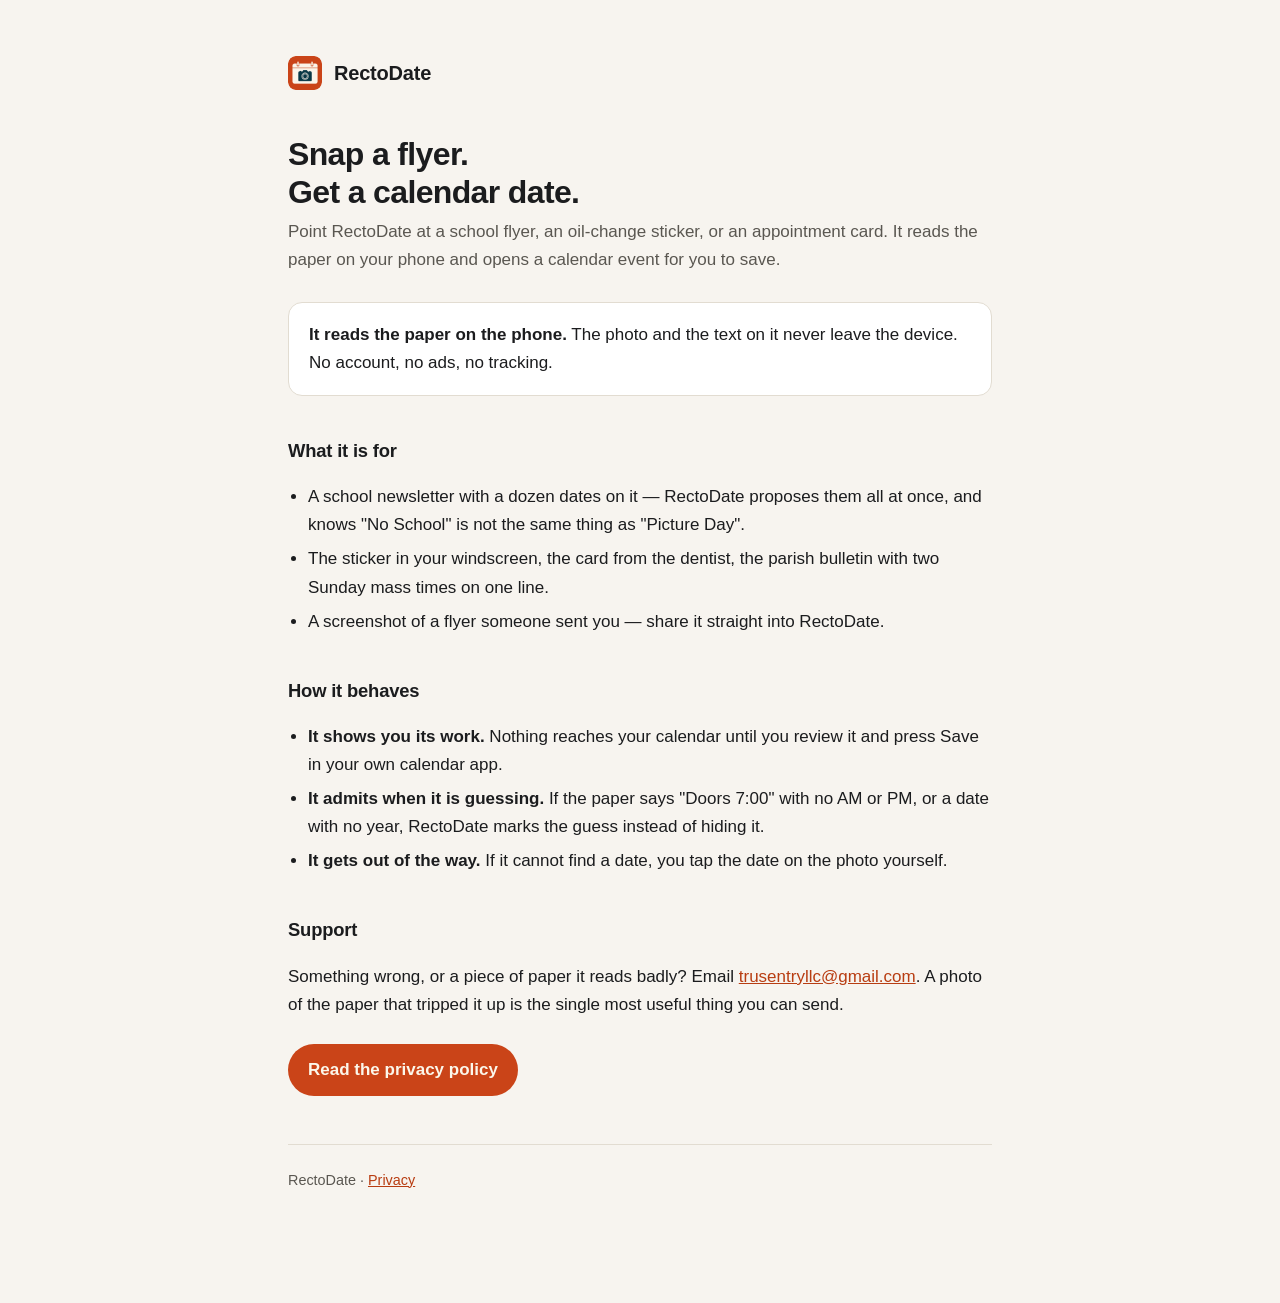
<file: index.html>
<!doctype html>
<html lang="en">
<head>
<meta charset="utf-8">
<meta name="viewport" content="width=device-width, initial-scale=1">
<title>RectoDate — paper to calendar</title>
<meta name="description" content="Snap a flyer. Get a calendar date. On-device, private, no account.">
<link rel="icon" href="favicon.png" type="image/png">
<link rel="stylesheet" href="style.css">
</head>
<body>
<div class="wrap">

<header>
  <a class="mark" href="./">
    <img src="icon.png" alt="" width="34" height="34">
    <b>RectoDate</b>
  </a>
</header>

<h1>Snap a flyer.<br>Get a calendar date.</h1>
<p class="sub">Point RectoDate at a school flyer, an oil-change sticker, or an appointment card.
It reads the paper on your phone and opens a calendar event for you to save.</p>

<div class="lede">
  <p><strong>It reads the paper on the phone.</strong> The photo and the text on it never leave the
  device. No account, no ads, no tracking.</p>
</div>

<h2>What it is for</h2>
<ul>
  <li>A school newsletter with a dozen dates on it — RectoDate proposes them all at once, and
      knows "No School" is not the same thing as "Picture Day".</li>
  <li>The sticker in your windscreen, the card from the dentist, the parish bulletin with two
      Sunday mass times on one line.</li>
  <li>A screenshot of a flyer someone sent you — share it straight into RectoDate.</li>
</ul>

<h2>How it behaves</h2>
<ul>
  <li><strong>It shows you its work.</strong> Nothing reaches your calendar until you review it and
      press Save in your own calendar app.</li>
  <li><strong>It admits when it is guessing.</strong> If the paper says "Doors 7:00" with no AM or
      PM, or a date with no year, RectoDate marks the guess instead of hiding it.</li>
  <li><strong>It gets out of the way.</strong> If it cannot find a date, you tap the date on the
      photo yourself.</li>
</ul>

<h2>Support</h2>
<p>Something wrong, or a piece of paper it reads badly? Email
<a href="mailto:trusentryllc@gmail.com">trusentryllc@gmail.com</a>. A photo of the paper that
tripped it up is the single most useful thing you can send.</p>

<p><a class="cta" href="privacy.html">Read the privacy policy</a></p>

<hr>
<footer>
  <p>RectoDate · <a href="privacy.html">Privacy</a></p>
</footer>

</div>
</body>
</html>
</file>
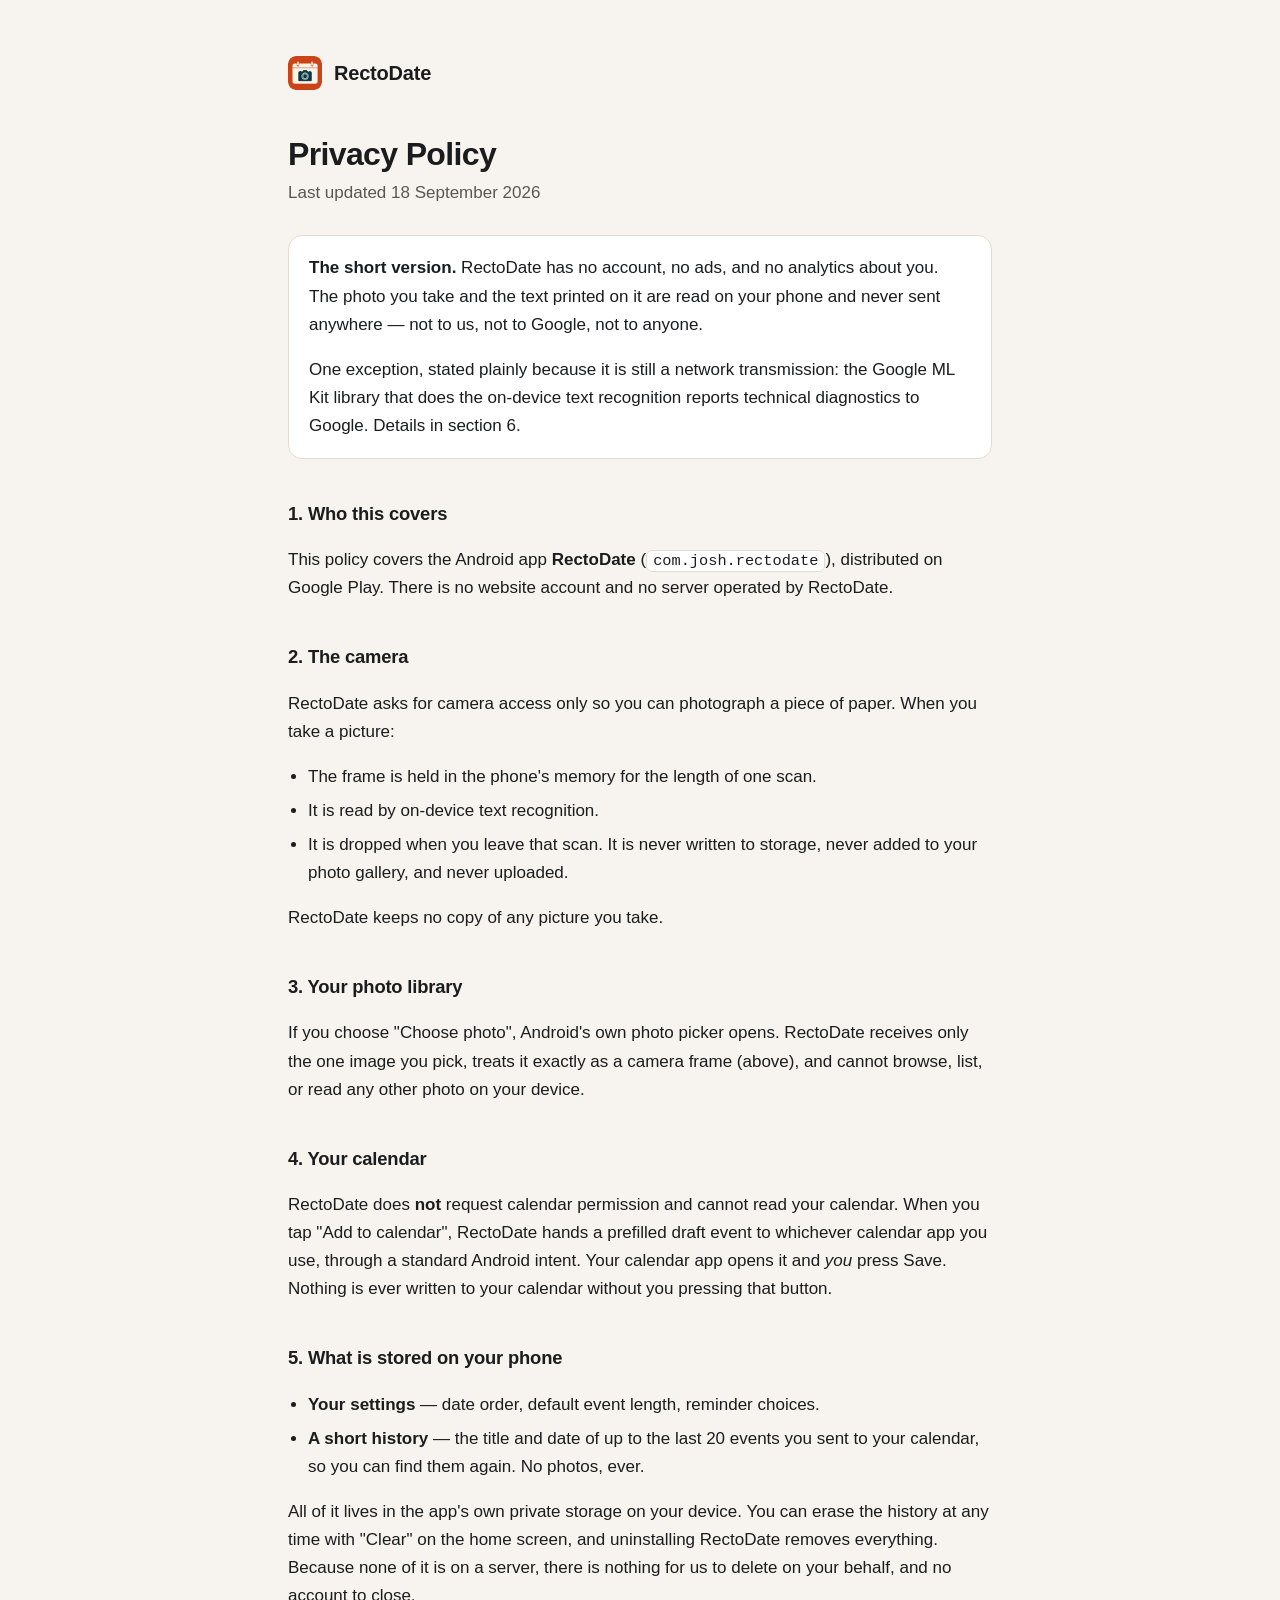
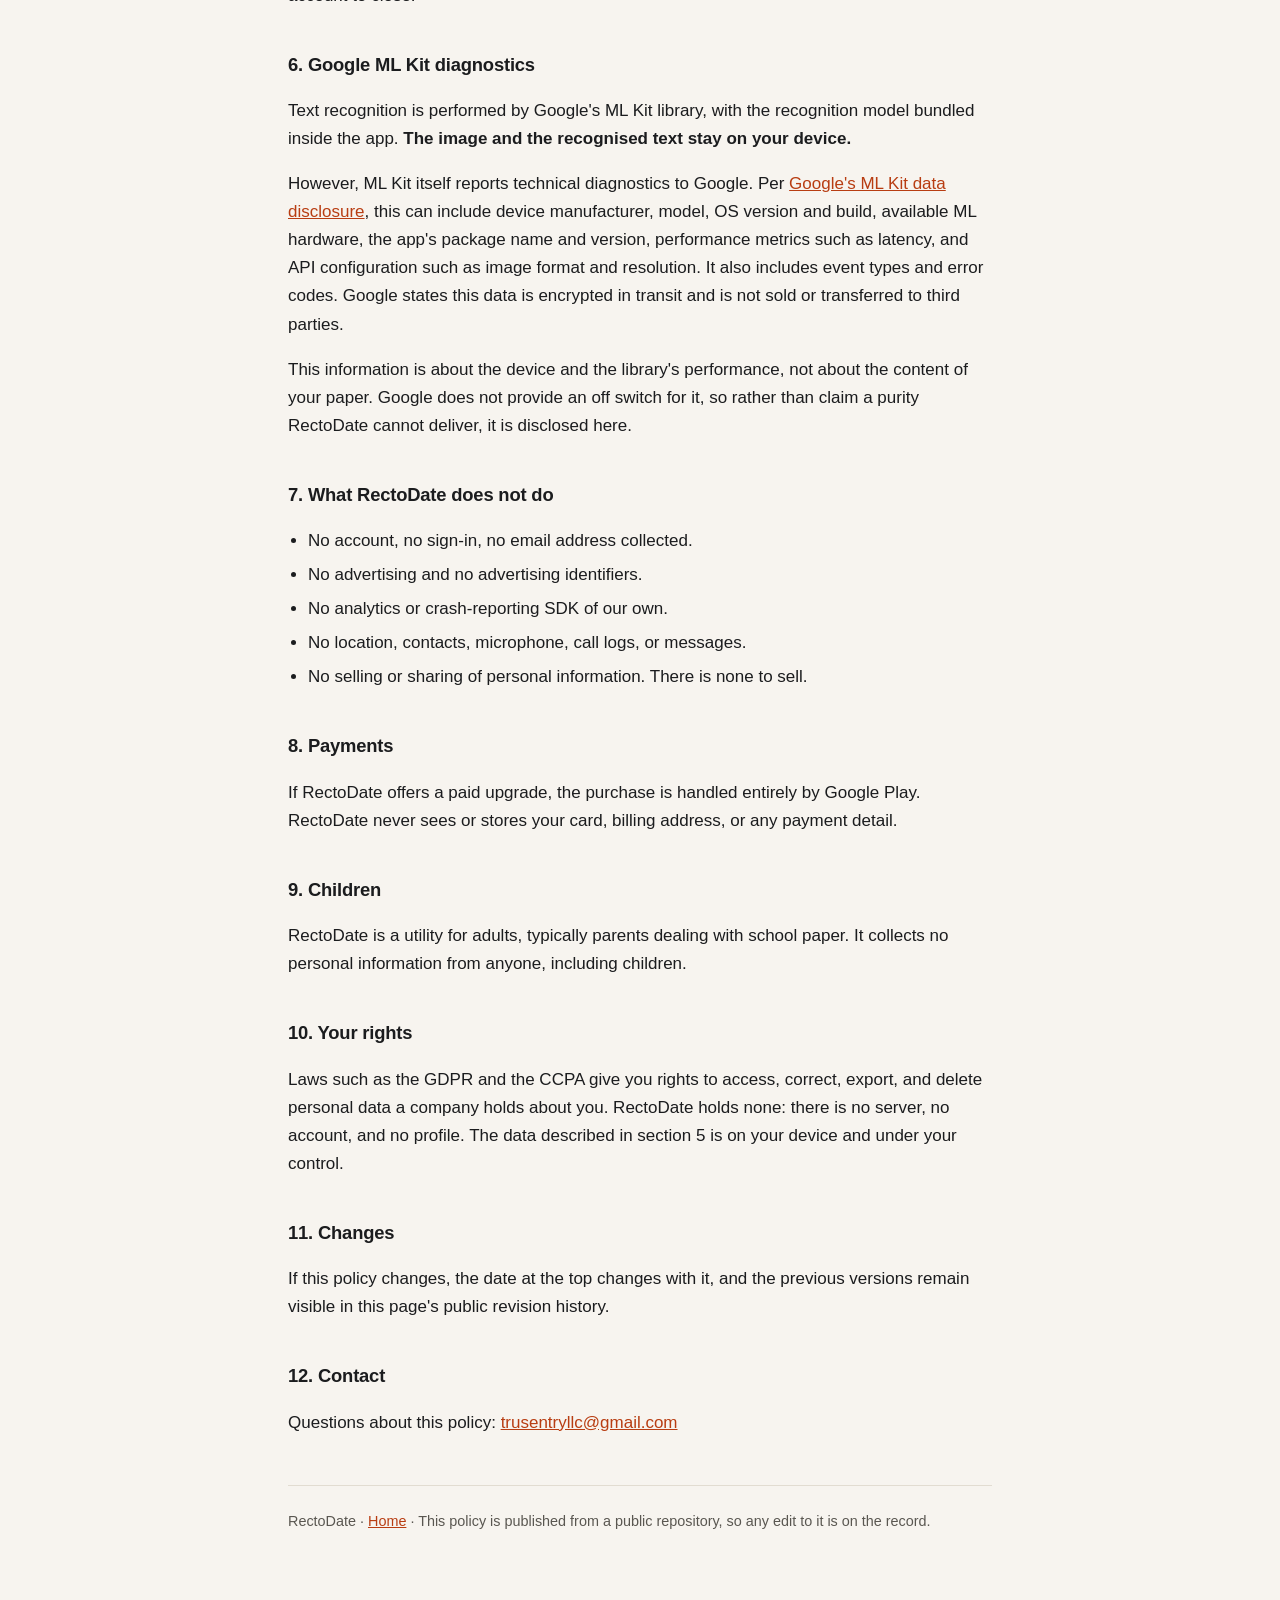
<file: privacy.html>
<!doctype html>
<html lang="en">
<head>
<meta charset="utf-8">
<meta name="viewport" content="width=device-width, initial-scale=1">
<title>Privacy Policy — RectoDate</title>
<meta name="description" content="RectoDate's privacy policy. Your photo and the text on it never leave your phone.">
<link rel="icon" href="favicon.png" type="image/png">
<link rel="stylesheet" href="style.css">
</head>
<body>
<div class="wrap">

<header>
  <a class="mark" href="./">
    <img src="icon.png" alt="" width="34" height="34">
    <b>RectoDate</b>
  </a>
</header>

<h1>Privacy Policy</h1>
<p class="sub">Last updated 18 September 2026</p>

<div class="lede">
  <p><strong>The short version.</strong> RectoDate has no account, no ads, and no analytics about
  you. The photo you take and the text printed on it are read on your phone and never sent
  anywhere — not to us, not to Google, not to anyone.</p>
  <p>One exception, stated plainly because it is still a network transmission: the Google ML Kit
  library that does the on-device text recognition reports technical diagnostics to Google.
  Details in section 6.</p>
</div>

<h2>1. Who this covers</h2>
<p>This policy covers the Android app <strong>RectoDate</strong>
(<code>com.josh.rectodate</code>), distributed on Google Play. There is no website account and no
server operated by RectoDate.</p>

<h2>2. The camera</h2>
<p>RectoDate asks for camera access only so you can photograph a piece of paper. When you take a
picture:</p>
<ul>
  <li>The frame is held in the phone's memory for the length of one scan.</li>
  <li>It is read by on-device text recognition.</li>
  <li>It is dropped when you leave that scan. It is never written to storage, never added to your
      photo gallery, and never uploaded.</li>
</ul>
<p>RectoDate keeps no copy of any picture you take.</p>

<h2>3. Your photo library</h2>
<p>If you choose "Choose photo", Android's own photo picker opens. RectoDate receives only the one
image you pick, treats it exactly as a camera frame (above), and cannot browse, list, or read any
other photo on your device.</p>

<h2>4. Your calendar</h2>
<p>RectoDate does <strong>not</strong> request calendar permission and cannot read your calendar.
When you tap "Add to calendar", RectoDate hands a prefilled draft event to whichever calendar app
you use, through a standard Android intent. Your calendar app opens it and <em>you</em> press Save.
Nothing is ever written to your calendar without you pressing that button.</p>

<h2>5. What is stored on your phone</h2>
<ul>
  <li><strong>Your settings</strong> — date order, default event length, reminder choices.</li>
  <li><strong>A short history</strong> — the title and date of up to the last 20 events you sent to
      your calendar, so you can find them again. No photos, ever.</li>
</ul>
<p>All of it lives in the app's own private storage on your device. You can erase the history at
any time with "Clear" on the home screen, and uninstalling RectoDate removes everything. Because
none of it is on a server, there is nothing for us to delete on your behalf, and no account to
close.</p>

<h2>6. Google ML Kit diagnostics</h2>
<p>Text recognition is performed by Google's ML Kit library, with the recognition model bundled
inside the app. <strong>The image and the recognised text stay on your device.</strong></p>
<p>However, ML Kit itself reports technical diagnostics to Google. Per
<a href="https://developers.google.com/ml-kit/android-data-disclosure">Google's ML Kit data
disclosure</a>, this can include device manufacturer, model, OS version and build, available ML
hardware, the app's package name and version, performance metrics such as latency, and API
configuration such as image format and resolution. It also includes event types and error codes.
Google states this data is encrypted in transit and is not sold or transferred to third parties.</p>
<p>This information is about the device and the library's performance, not about the content of
your paper. Google does not provide an off switch for it, so rather than claim a purity RectoDate
cannot deliver, it is disclosed here.</p>

<h2>7. What RectoDate does not do</h2>
<ul>
  <li>No account, no sign-in, no email address collected.</li>
  <li>No advertising and no advertising identifiers.</li>
  <li>No analytics or crash-reporting SDK of our own.</li>
  <li>No location, contacts, microphone, call logs, or messages.</li>
  <li>No selling or sharing of personal information. There is none to sell.</li>
</ul>

<h2>8. Payments</h2>
<p>If RectoDate offers a paid upgrade, the purchase is handled entirely by Google Play. RectoDate
never sees or stores your card, billing address, or any payment detail.</p>

<h2>9. Children</h2>
<p>RectoDate is a utility for adults, typically parents dealing with school paper. It collects no
personal information from anyone, including children.</p>

<h2>10. Your rights</h2>
<p>Laws such as the GDPR and the CCPA give you rights to access, correct, export, and delete
personal data a company holds about you. RectoDate holds none: there is no server, no account, and
no profile. The data described in section 5 is on your device and under your control.</p>

<h2>11. Changes</h2>
<p>If this policy changes, the date at the top changes with it, and the previous versions remain
visible in this page's public revision history.</p>

<h2>12. Contact</h2>
<p>Questions about this policy: <a href="mailto:trusentryllc@gmail.com">trusentryllc@gmail.com</a></p>

<hr>
<footer>
  <p>RectoDate · <a href="./">Home</a> · This policy is published from a public repository, so any
  edit to it is on the record.</p>
</footer>

</div>
</body>
</html>
</file>
<file: style.css>
:root {
  --paper: #F7F4EF;
  --ink: #1B1C1E;
  --muted: #5A5751;
  --accent: #B83D12;        /* the icon's orange, darkened for text contrast */
  --accent-solid: #CA4418;  /* the icon's orange, for solid fills */
  --rule: #E2DCD1;
  --card: #FFFFFF;
}
@media (prefers-color-scheme: dark) {
  :root {
    --paper: #111315;
    --ink: #E3E2E0;
    --muted: #A9ADB1;
    --accent: #FF9A6E;
    --accent-solid: #CA4418;
    --rule: #2C2F33;
    --card: #191C1F;
  }
}
* { box-sizing: border-box; }
html { -webkit-text-size-adjust: 100%; }
body {
  margin: 0;
  padding: 0 16px 96px;
  background: var(--paper);
  color: var(--ink);
  font: 17px/1.65 -apple-system, BlinkMacSystemFont, "Segoe UI", Roboto, Helvetica, Arial, sans-serif;
}
.wrap { max-width: 44rem; margin: 0 auto; }
header { padding: 56px 0 8px; }
.mark {
  display: inline-flex; align-items: center; gap: 12px;
  text-decoration: none; color: inherit;
}
.mark img { display: block; width: 34px; height: 34px; border-radius: 8px; }
.mark b { font-size: 1.25rem; letter-spacing: -0.01em; }
h1 { font-size: 2rem; line-height: 1.2; letter-spacing: -0.02em; margin: 28px 0 6px; }
h2 { font-size: 1.15rem; margin: 40px 0 8px; letter-spacing: -0.01em; }
.sub { color: var(--muted); margin: 0 0 8px; }
.lede {
  background: var(--card);
  border: 1px solid var(--rule);
  border-radius: 14px;
  padding: 18px 20px;
  margin: 28px 0;
}
.lede p:first-child { margin-top: 0; }
.lede p:last-child { margin-bottom: 0; }
ul { padding-left: 1.25rem; }
li { margin: 6px 0; }
a { color: var(--accent); }
hr { border: 0; border-top: 1px solid var(--rule); margin: 48px 0 24px; }
footer { color: var(--muted); font-size: 0.9rem; }
code {
  background: var(--card); border: 1px solid var(--rule);
  border-radius: 6px; padding: 1px 6px; font-size: 0.9em;
}
.note { color: var(--muted); font-size: 0.95rem; }
.cta {
  display: inline-block; text-decoration: none;
  background: var(--accent-solid); color: #FBF7EB;
  padding: 12px 20px; border-radius: 999px; font-weight: 600;
  margin-top: 8px;
}
@media (prefers-color-scheme: dark) { .cta { color: #FBF7EB; } }
</file>
